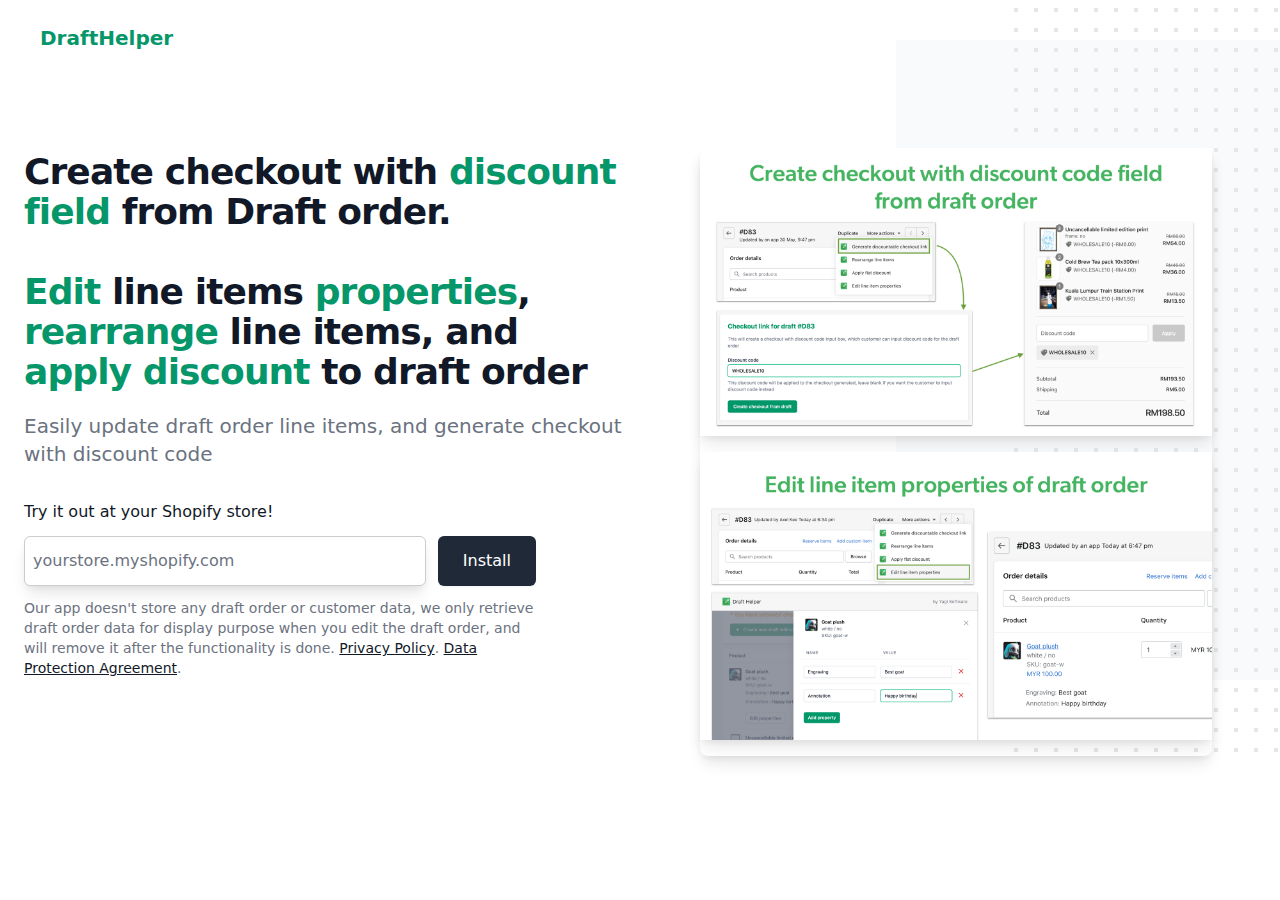
<file: index.html>
<!doctype html>
<html>
<head>
  <meta charset="UTF-8" />
  <meta name="viewport" content="width=device-width, initial-scale=1.0" />
  <link href="style.css" rel="stylesheet">
  <!-- Include CDN JavaScript -->
  <!-- <script src="https://unpkg.com/tailwindcss-jit-cdn"></script> -->
  <title>DraftHelper - Help you edit draft order more easily</title>
</head>
<body>
  <div class="relative bg-white overflow-hidden">
    <div class="hidden lg:block lg:absolute lg:inset-0" aria-hidden="true">
      <svg class="absolute top-0 left-1/2 transform translate-x-64 -translate-y-8" width="640" height="784" fill="none" viewBox="0 0 640 784">
        <defs>
          <pattern id="9ebea6f4-a1f5-4d96-8c4e-4c2abf658047" x="118" y="0" width="20" height="20" patternUnits="userSpaceOnUse">
            <rect x="0" y="0" width="4" height="4" class="text-gray-200" fill="currentColor" />
          </pattern>
        </defs>
        <rect y="72" width="640" height="640" class="text-gray-50" fill="currentColor" />
        <rect x="118" width="404" height="784" fill="url(#9ebea6f4-a1f5-4d96-8c4e-4c2abf658047)" />
      </svg>
    </div>
    <div class="relative pt-6 pb-16 sm:pb-24 lg:pb-32">
      <nav class="relative max-w-7xl mx-auto flex items-center justify-between px-4 sm:px-6" aria-label="Global">
        <div class="flex items-center flex-1">
          <div class="flex items-center justify-between w-full md:w-auto">
            <a href="#">
              <span class="ml-4 text-green-600 font-bold text-xl">DraftHelper</span>
            </a>
          </div>
        </div>
      </nav>
      <main class="mt-8 mx-auto max-w-7xl px-4 sm:mt-16 sm:px-6 lg:mt-24">
        <div class="lg:grid lg:grid-cols-12 lg:gap-8">
          <div class="sm:text-center md:max-w-2xl md:mx-auto lg:col-span-6 lg:text-left">
            <h1>
              <span class="mt-1 block text-3xl tracking-tight font-extrabold sm:text-3xl xl:text-4xl">
                <span class="block text-gray-900">Create checkout with <span class="text-green-600">discount field</span> from Draft order.</p>
                <br>
                <span class="block text-gray-900"><span class="text-green-600">Edit</span> line items <span class="text-green-600">properties</span>, <span class="text-green-600">rearrange</span> line items, and <span class="text-green-600">apply discount</span> to draft order </span>
              </span>
            </h1>
            <p class="mt-3 text-base text-gray-500 sm:mt-5 sm:text-xl lg:text-lg xl:text-xl">
              Easily update draft order line items, and generate checkout with discount code
            </p>
            <div class="mt-8 sm:max-w-lg sm:mx-auto sm:text-center lg:text-left lg:mx-0">
              <p class="text-base font-medium text-gray-900">
                Try it out at your Shopify store!
              </p>
              <form onsubmit="return false;" class="mt-3 sm:flex">
                <label for="store" class="sr-only">Shopify store URL</label>
                <input type="text" name="store" id="store" class="block w-full py-3 px-2 text-base rounded-md placeholder-gray-500 shadow-lg focus:ring-green-500 focus:border-green-500 sm:flex-1 border-gray-300" placeholder="yourstore.myshopify.com" style="border: 1px solid #CCC">
                <button type="submit" onclick="install()" class="mt-3 w-full px-6 py-3 border border-transparent text-base font-medium rounded-md text-white bg-gray-800 shadow-sm hover:bg-gray-900 focus:outline-none focus:ring-2 focus:ring-offset-2 focus:ring-green-500 sm:mt-0 sm:ml-3 sm:flex-shrink-0 sm:inline-flex sm:items-center sm:w-auto">
                  Install
                </button>
              </form>
              <p class="mt-3 text-sm text-gray-500">
                Our app doesn't store any draft order or customer data, we only retrieve draft order data for display purpose when you edit the draft order, and will remove it after the functionality is done.
                <a href="privacy.html" target="_blank" class="font-medium text-gray-900 underline">Privacy Policy</a>.
                <a href="data.html" target="_blank" class="font-medium text-gray-900 underline">Data Protection Agreement</a>.
              </p>
            </div>
          </div>
          <div class="mt-12 relative sm:max-w-lg sm:mx-auto lg:mt-0 lg:max-w-none lg:mx-0 lg:col-span-6 lg:flex lg:items-center">
            <svg class="absolute top-0 left-1/2 transform -translate-x-1/2 -translate-y-8 scale-75 origin-top sm:scale-100 lg:hidden" width="640" height="784" fill="none" viewBox="0 0 640 784" aria-hidden="true">
              <defs>
                <pattern id="4f4f415c-a0e9-44c2-9601-6ded5a34a13e" x="118" y="0" width="20" height="20" patternUnits="userSpaceOnUse">
                  <rect x="0" y="0" width="4" height="4" class="text-gray-200" fill="currentColor" />
                </pattern>
              </defs>
              <rect y="72" width="640" height="640" class="text-gray-50" fill="currentColor" />
              <rect x="118" width="404" height="784" fill="url(#4f4f415c-a0e9-44c2-9601-6ded5a34a13e)" />
            </svg>
            <div class="relative mx-auto w-full rounded-lg shadow-lg lg:max-w-lg">
              <img class="w-full mb-4 shadow-lg" src="screenshot_1a.png" alt="">
              <img class="w-full mb-4 shadow-lg" src="screenshot_2.png" alt="">
            </div>
          </div>
        </div>
      </main>
    </div>
  </div>
  <script>
    function install(){
      let shop = document.getElementById('store').value;
      window.location.href = 'https://app.draftorder.app/login?shop=' + shop;
    }
  </script>
</body>
</html>
</file>
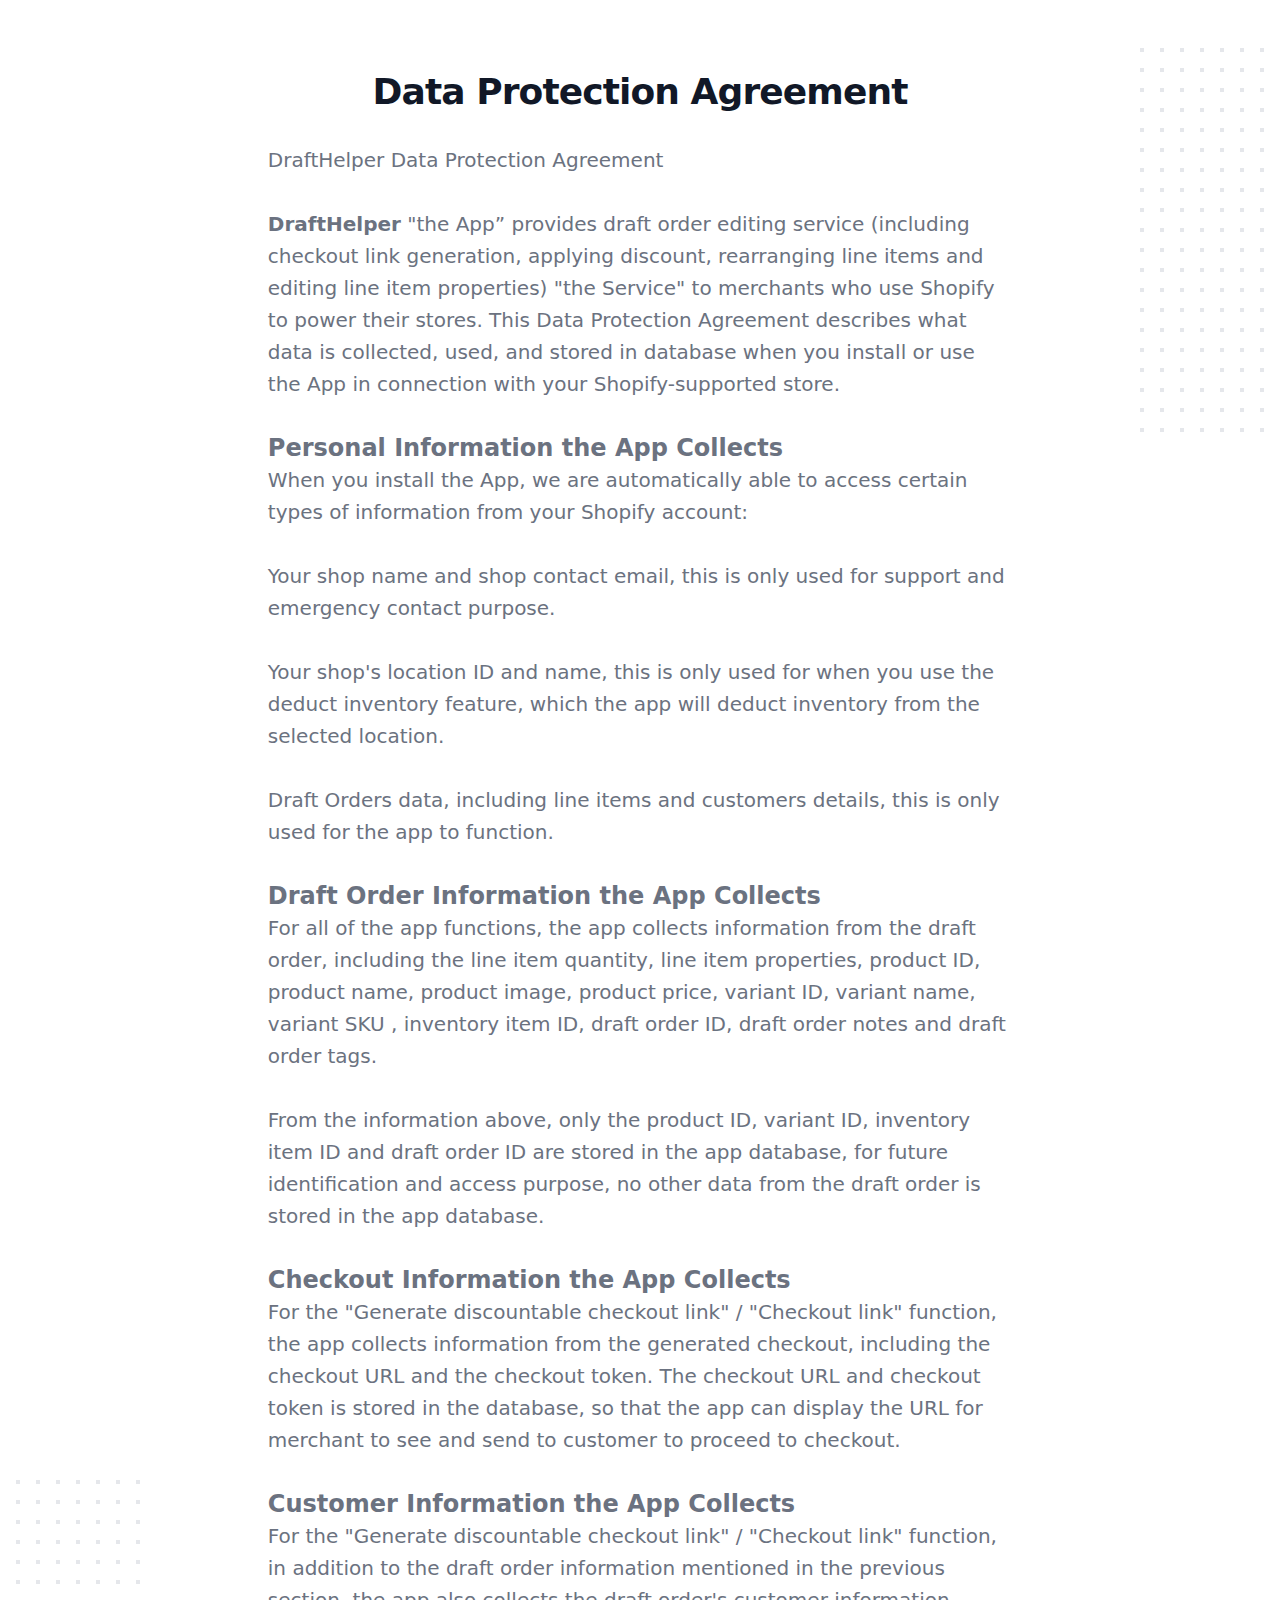
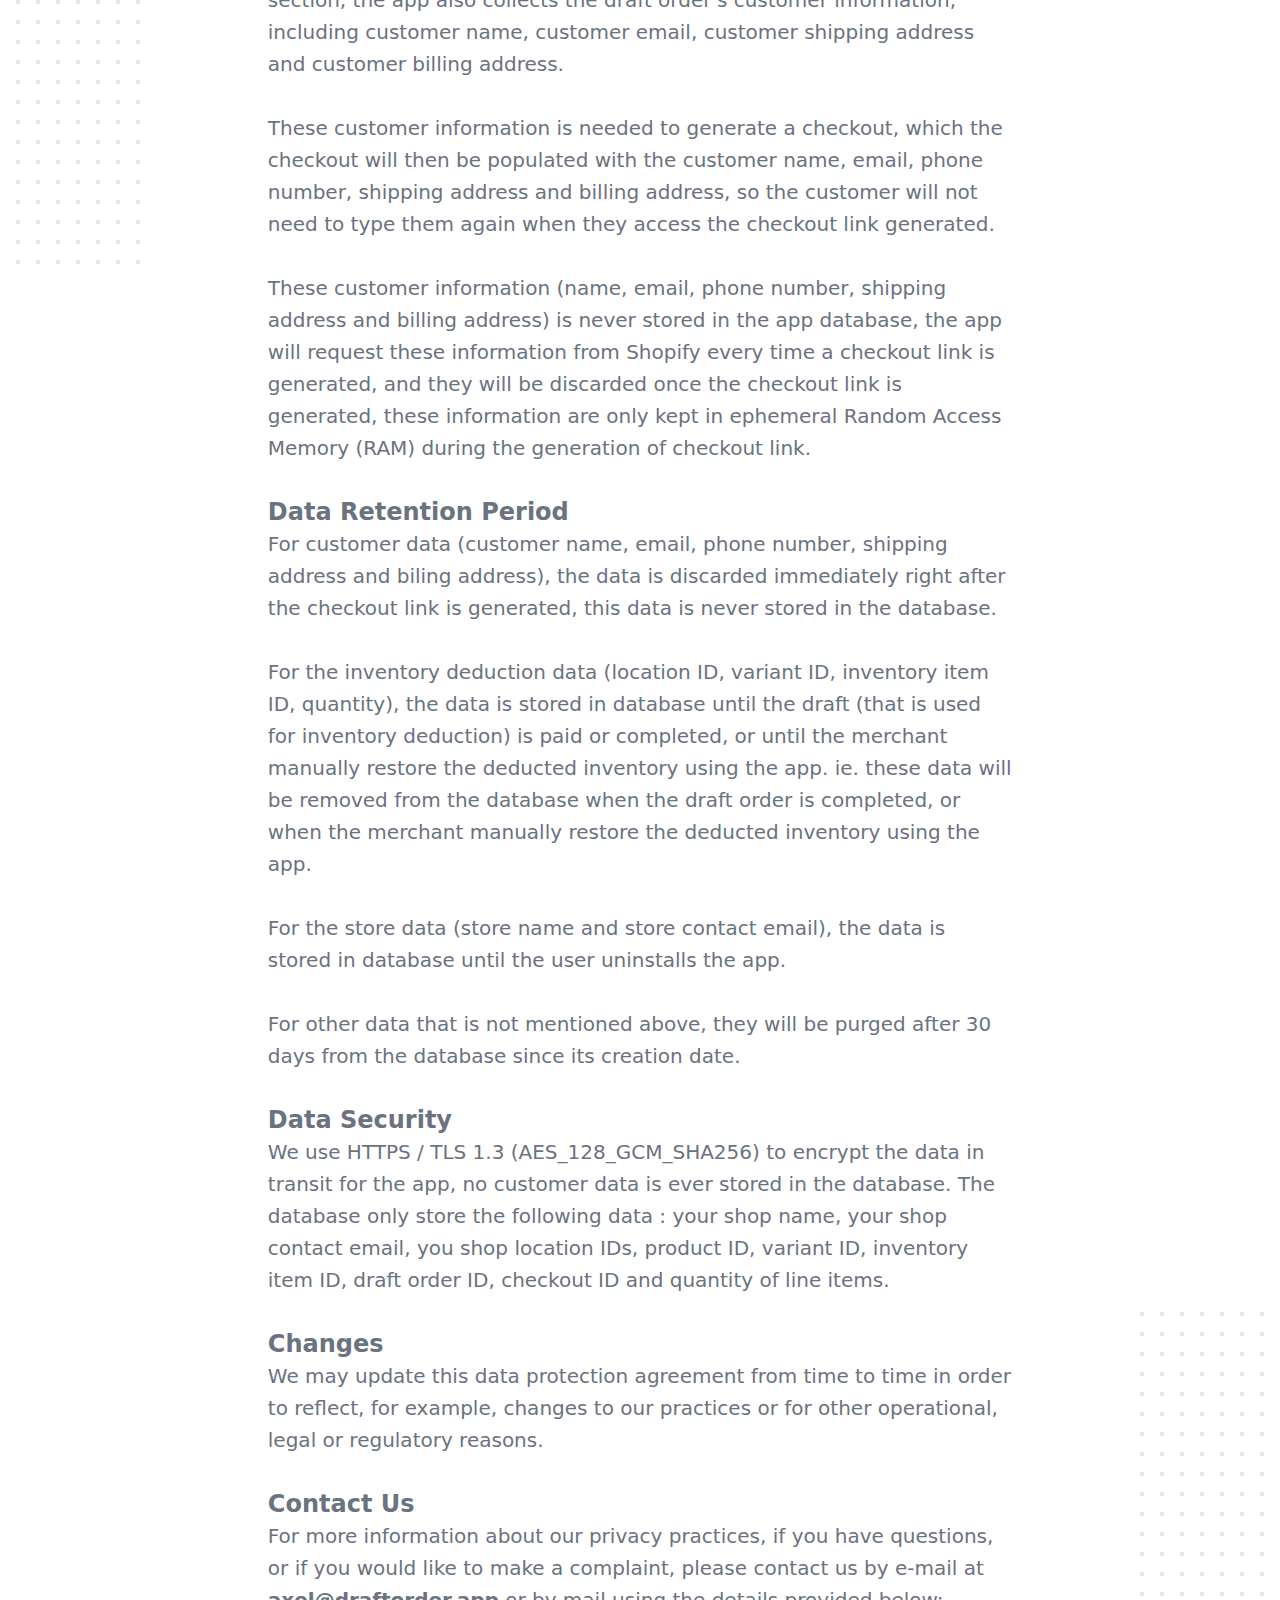
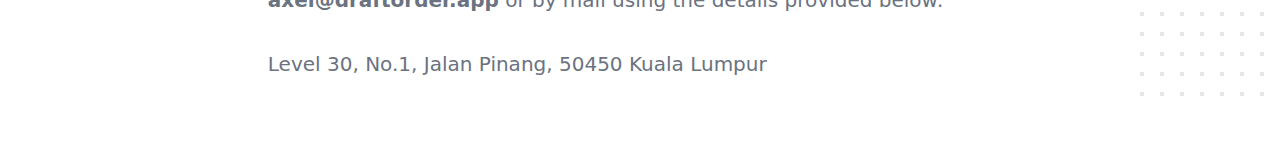
<file: data.html>
<!doctype html>
<html>
<head>
  <meta charset="UTF-8" />
  <meta name="viewport" content="width=device-width, initial-scale=1.0" />
  <link href="style.css" rel="stylesheet">
  <title>Data Protection Agreement</title>
  <!-- Include CDN JavaScript -->
  <!-- <script src="https://unpkg.com/tailwindcss-jit-cdn"></script> -->
</head>
<body>
  <div class="relative py-16 bg-white overflow-hidden">
    <div class="hidden lg:block lg:absolute lg:inset-y-0 lg:h-full lg:w-full">
      <div class="relative h-full text-lg max-w-prose mx-auto" aria-hidden="true">
        <svg class="absolute top-12 left-full transform translate-x-32" width="404" height="384" fill="none" viewBox="0 0 404 384">
          <defs>
            <pattern id="74b3fd99-0a6f-4271-bef2-e80eeafdf357" x="0" y="0" width="20" height="20" patternUnits="userSpaceOnUse">
              <rect x="0" y="0" width="4" height="4" class="text-gray-200" fill="currentColor"></rect>
            </pattern>
          </defs>
          <rect width="404" height="384" fill="url(#74b3fd99-0a6f-4271-bef2-e80eeafdf357)"></rect>
        </svg>
        <svg class="absolute top-1/2 right-full transform -translate-y-1/2 -translate-x-32" width="404" height="384" fill="none" viewBox="0 0 404 384">
          <defs>
            <pattern id="f210dbf6-a58d-4871-961e-36d5016a0f49" x="0" y="0" width="20" height="20" patternUnits="userSpaceOnUse">
              <rect x="0" y="0" width="4" height="4" class="text-gray-200" fill="currentColor"></rect>
            </pattern>
          </defs>
          <rect width="404" height="384" fill="url(#f210dbf6-a58d-4871-961e-36d5016a0f49)"></rect>
        </svg>
        <svg class="absolute bottom-12 left-full transform translate-x-32" width="404" height="384" fill="none" viewBox="0 0 404 384">
          <defs>
            <pattern id="d3eb07ae-5182-43e6-857d-35c643af9034" x="0" y="0" width="20" height="20" patternUnits="userSpaceOnUse">
              <rect x="0" y="0" width="4" height="4" class="text-gray-200" fill="currentColor"></rect>
            </pattern>
          </defs>
          <rect width="404" height="384" fill="url(#d3eb07ae-5182-43e6-857d-35c643af9034)"></rect>
        </svg>
      </div>
    </div>
    <div class="relative px-4 sm:px-6 lg:px-8">
      <div class="text-lg max-w-prose mx-auto">
        <h1>
          <!-- <span class="block text-base text-center text-indigo-600 font-semibold tracking-wide uppercase">Introducing</span> -->
          <span class="mt-2 block text-3xl text-center leading-8 font-extrabold tracking-tight text-gray-900 sm:text-4xl">Data Protection Agreement
          </span>
        </h1>
        <p class="mt-8 text-xl text-gray-500 leading-8">
          DraftHelper Data Protection Agreement
          <br><br>
          <strong>DraftHelper</strong> "the App” provides draft order editing service (including checkout link generation, applying discount, rearranging line items and editing line item properties) "the Service" to merchants who use Shopify to power their stores. This Data Protection Agreement describes what data is collected, used, and stored in database when you install or use the App in connection with your Shopify-supported store.
        </p>
        <article class="mt-8 text-xl text-gray-500 leading-8">
          <h3 class="text-2xl font-semibold">Personal Information the App Collects</h3>
          When you install the App, we are automatically able to access certain types of information from your Shopify account:
          <br><br>
          Your shop name and shop contact email, this is only used for support and emergency contact purpose.
          <br><br>
          Your shop's location ID and name, this is only used for when you use the deduct inventory feature, which the app will deduct inventory from the selected location.
          <br><br>
          Draft Orders data, including line items and customers details, this is only used for the app to function.
          <br><br>

          <h3 class="text-2xl font-semibold">Draft Order Information the App Collects</h3>

          For all of the app functions, the app collects information from the draft order, including the line item quantity, line item properties, product ID, product name, product image, product price, variant ID, variant name, variant SKU , inventory item ID, draft order ID, draft order notes and draft order tags.
          <br><br>
          From the information above, only the product ID, variant ID, inventory item ID and draft order ID are stored in the app database, for future identification and access purpose, no other data from the draft order is stored in the app database.
          <br><br>

          <h3 class="text-2xl font-semibold">Checkout Information the App Collects</h3>
          For the "Generate discountable checkout link" / "Checkout link" function, the app collects information from the generated checkout, including the checkout URL and the checkout token. The checkout URL and checkout token is stored in the database, so that the app can display the URL for merchant to see and send to customer to proceed to checkout.
          <br><br>

          <h3 class="text-2xl font-semibold">Customer Information the App Collects</h3>
          For the "Generate discountable checkout link" / "Checkout link" function, in addition to the draft order information mentioned in the previous section, the app also collects the draft order's customer information, including customer name, customer email, customer shipping address and customer billing address.
          <br><br>
          These customer information is needed to generate a checkout, which the checkout will then be populated with the customer name, email, phone number, shipping address and billing address, so the customer will not need to type them again when they access the checkout link generated.
          <br><br>
          These customer information (name, email, phone number, shipping address and billing address) is never stored in the app database, the app will request these information from Shopify every time a checkout link is generated, and they will be discarded once the checkout link is generated, these information are only kept in ephemeral Random Access Memory (RAM) during the generation of checkout link.
          <br><br>

          <h3 class="text-2xl font-semibold">Data Retention Period</h3>
          For customer data (customer name, email, phone number, shipping address and biling address), the data is discarded immediately right after the checkout link is generated, this data is never stored in the database.
          <br><br>
          For the inventory deduction data (location ID, variant ID, inventory item ID, quantity), the data is stored in database until the draft (that is used for inventory deduction) is paid or completed, or until the merchant manually restore the deducted inventory using the app. ie. these data will be removed from the database when the draft order is completed, or when the merchant manually restore the deducted inventory using the app.
          <br><br>
          For the store data (store name and store contact email), the data is stored in database until the user uninstalls the app.
          <br><br>
          For other data that is not mentioned above, they will be purged after 30 days from the database since its creation date.
          <br><br>

          <h3 class="text-2xl font-semibold">Data Security</h3>
          We use HTTPS / TLS 1.3 (AES_128_GCM_SHA256) to encrypt the data in transit for the app, no customer data is ever stored in the database. The database only store the following data : your shop name, your shop contact email, you shop location IDs, product ID, variant ID, inventory item ID, draft order ID, checkout ID and quantity of line items.
          <br><br>
          <h3 class="text-2xl font-semibold">Changes</h3>
          We may update this data protection agreement from time to time in order to reflect, for example, changes to our practices or for other operational, legal or regulatory reasons.
          <br><br>
          <h3 class="text-2xl font-semibold">Contact Us</h3> For more information about our privacy practices, if you have questions, or if you would like to make a complaint, please contact us by e-mail at <strong>axel@draftorder.app</strong> or by mail using the details provided below:
          <br><br>
          Level 30, No.1, Jalan Pinang, 50450 Kuala Lumpur
        </article>
      </div>
    </div>
  </div>

</body>
</html>
</file>
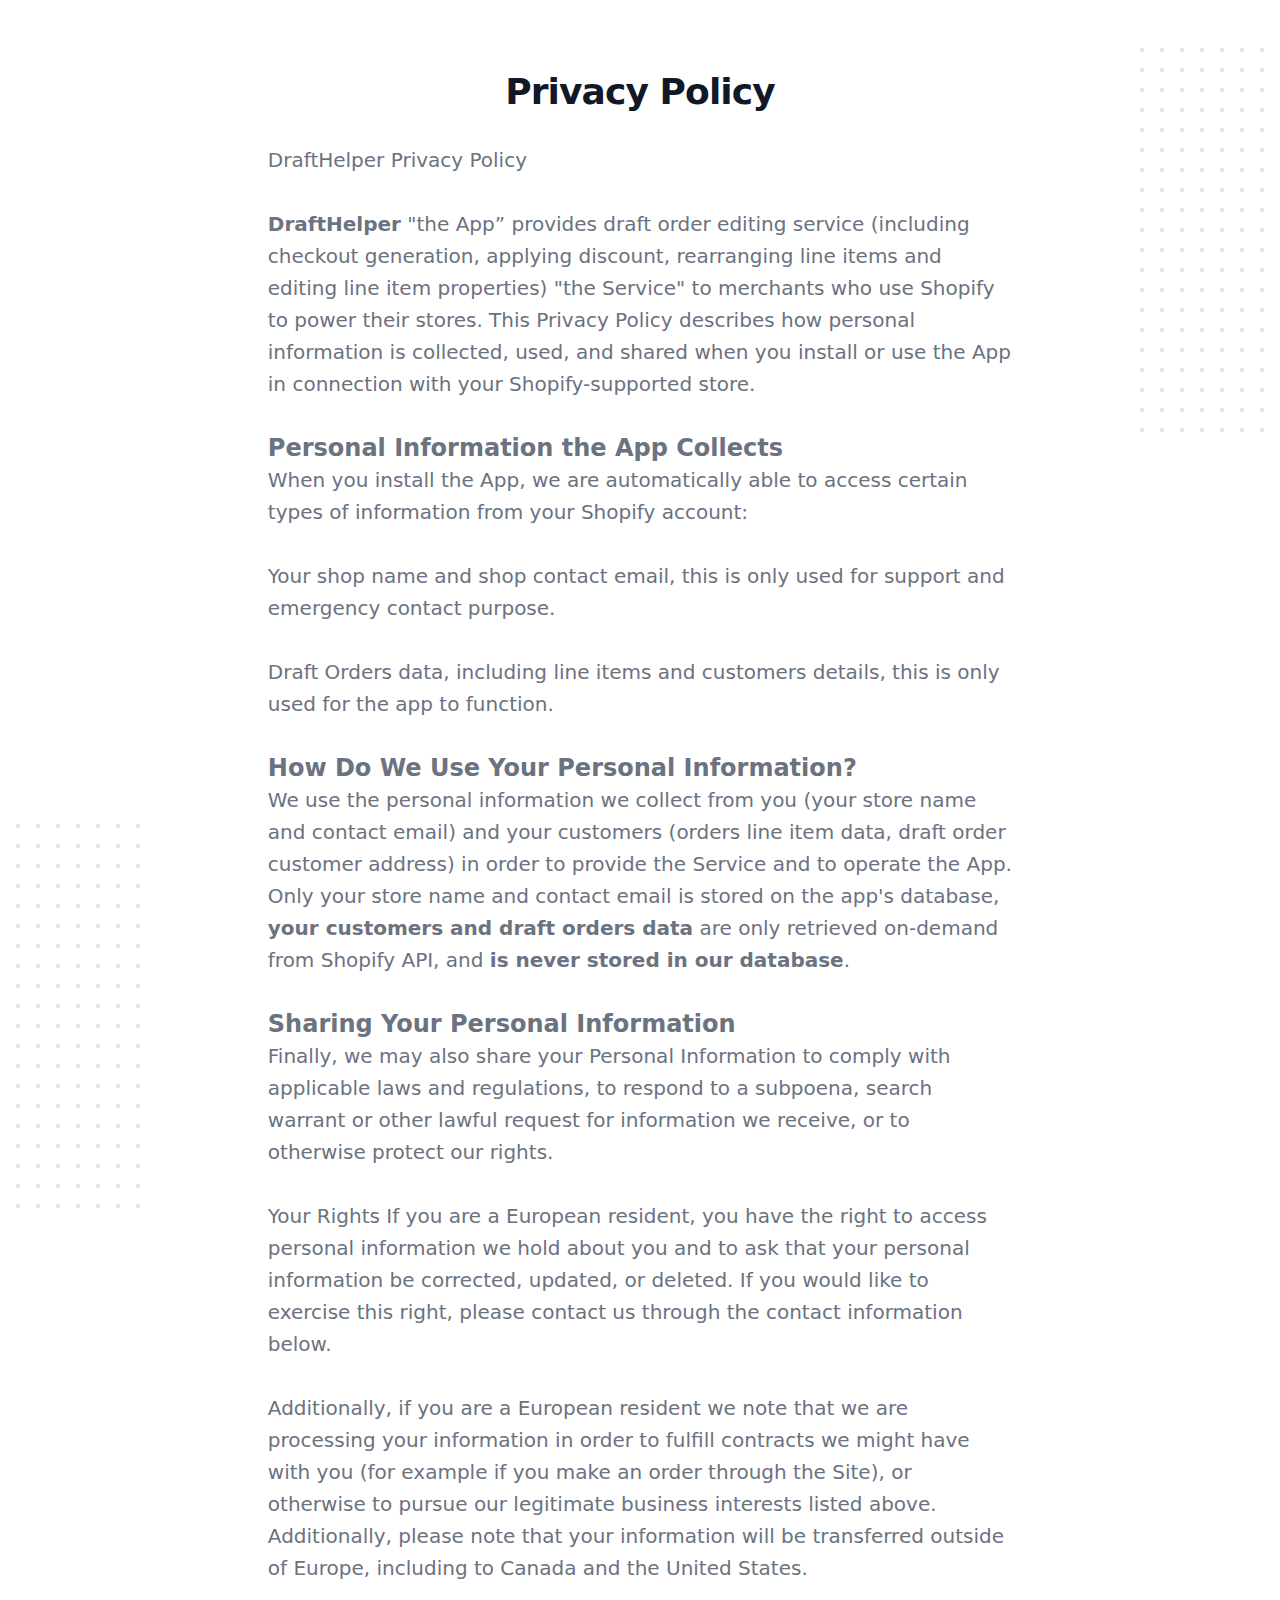
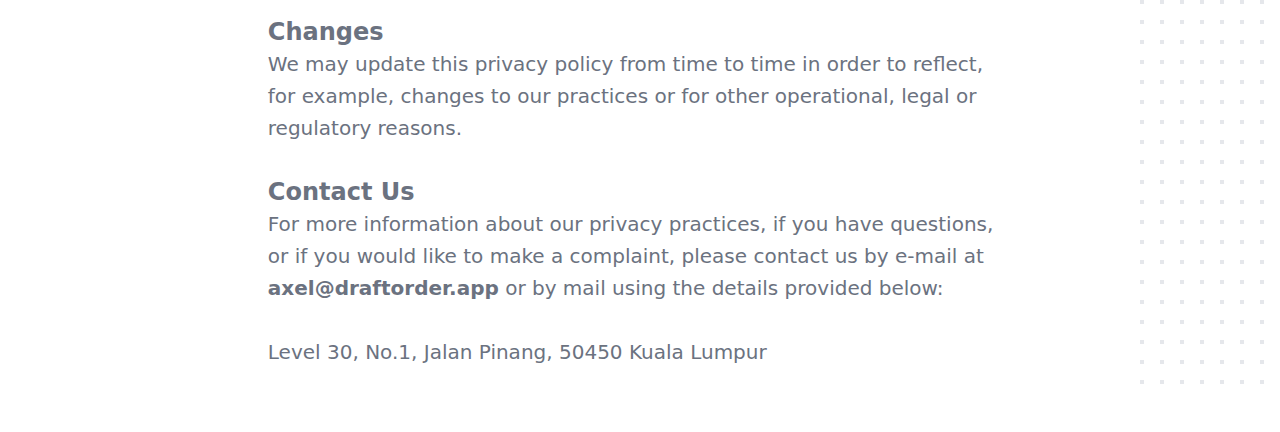
<file: privacy.html>
<!doctype html>
<html>
<head>
  <meta charset="UTF-8" />
  <meta name="viewport" content="width=device-width, initial-scale=1.0" />
  <link href="style.css" rel="stylesheet">
  <!-- Include CDN JavaScript -->
  <!-- <script src="https://unpkg.com/tailwindcss-jit-cdn"></script> -->
</head>
<body>
  <div class="relative py-16 bg-white overflow-hidden">
    <div class="hidden lg:block lg:absolute lg:inset-y-0 lg:h-full lg:w-full">
      <div class="relative h-full text-lg max-w-prose mx-auto" aria-hidden="true">
        <svg class="absolute top-12 left-full transform translate-x-32" width="404" height="384" fill="none" viewBox="0 0 404 384">
          <defs>
            <pattern id="74b3fd99-0a6f-4271-bef2-e80eeafdf357" x="0" y="0" width="20" height="20" patternUnits="userSpaceOnUse">
              <rect x="0" y="0" width="4" height="4" class="text-gray-200" fill="currentColor"></rect>
            </pattern>
          </defs>
          <rect width="404" height="384" fill="url(#74b3fd99-0a6f-4271-bef2-e80eeafdf357)"></rect>
        </svg>
        <svg class="absolute top-1/2 right-full transform -translate-y-1/2 -translate-x-32" width="404" height="384" fill="none" viewBox="0 0 404 384">
          <defs>
            <pattern id="f210dbf6-a58d-4871-961e-36d5016a0f49" x="0" y="0" width="20" height="20" patternUnits="userSpaceOnUse">
              <rect x="0" y="0" width="4" height="4" class="text-gray-200" fill="currentColor"></rect>
            </pattern>
          </defs>
          <rect width="404" height="384" fill="url(#f210dbf6-a58d-4871-961e-36d5016a0f49)"></rect>
        </svg>
        <svg class="absolute bottom-12 left-full transform translate-x-32" width="404" height="384" fill="none" viewBox="0 0 404 384">
          <defs>
            <pattern id="d3eb07ae-5182-43e6-857d-35c643af9034" x="0" y="0" width="20" height="20" patternUnits="userSpaceOnUse">
              <rect x="0" y="0" width="4" height="4" class="text-gray-200" fill="currentColor"></rect>
            </pattern>
          </defs>
          <rect width="404" height="384" fill="url(#d3eb07ae-5182-43e6-857d-35c643af9034)"></rect>
        </svg>
      </div>
    </div>
    <div class="relative px-4 sm:px-6 lg:px-8">
      <div class="text-lg max-w-prose mx-auto">
        <h1>
          <!-- <span class="block text-base text-center text-indigo-600 font-semibold tracking-wide uppercase">Introducing</span> -->
          <span class="mt-2 block text-3xl text-center leading-8 font-extrabold tracking-tight text-gray-900 sm:text-4xl">Privacy Policy</span>
        </h1>
        <p class="mt-8 text-xl text-gray-500 leading-8">
          DraftHelper Privacy Policy
          <br><br>
          <strong>DraftHelper</strong> "the App” provides draft order editing service (including checkout generation, applying discount, rearranging line items and editing line item properties) "the Service" to merchants who use Shopify to power their stores. This Privacy Policy describes how personal information is collected, used, and shared when you install or use the App in connection with your Shopify-supported store.
        </p>
        <article class="mt-8 text-xl text-gray-500 leading-8">
          <h3 class="text-2xl font-semibold">Personal Information the App Collects</h3>
          When you install the App, we are automatically able to access certain types of information from your Shopify account:
          <br><br>
          Your shop name and shop contact email, this is only used for support and emergency contact purpose.<br><br>
          Draft Orders data, including line items and customers details, this is only used for the app to function.
          <br><br>

          <h3 class="text-2xl font-semibold">How Do We Use Your Personal Information?</h3>

          We use the personal information we collect from you (your store name and contact email) and your customers (orders line item data, draft order customer address) in order to provide the Service and to operate the App. Only your store name and contact email is stored on the app's database, <strong>your customers and draft orders data</strong> are only retrieved on-demand from Shopify API, and <strong>is never stored in our database</strong>.
          <br><br>
          <h3 class="text-2xl font-semibold">Sharing Your Personal Information</h3>

          Finally, we may also share your Personal Information to comply with applicable laws and regulations, to respond to a subpoena, search warrant or other lawful request for information we receive, or to otherwise protect our rights.
          <br><br>
          Your Rights If you are a European resident, you have the right to access personal information we hold about you and to ask that your personal information be corrected, updated, or deleted. If you would like to exercise this right, please contact us through the contact information below.
          <br><br>
          Additionally, if you are a European resident we note that we are processing your information in order to fulfill contracts we might have with you (for example if you make an order through the Site), or otherwise to pursue our legitimate business interests listed above. Additionally, please note that your information will be transferred outside of Europe, including to Canada and the United States.
          <br><br>

          <h3 class="text-2xl font-semibold">Changes</h3>
          We may update this privacy policy from time to time in order to reflect, for example, changes to our practices or for other operational, legal or regulatory reasons.
          <br><br>
          <h3 class="text-2xl font-semibold">Contact Us</h3> For more information about our privacy practices, if you have questions, or if you would like to make a complaint, please contact us by e-mail at <strong>axel@draftorder.app</strong> or by mail using the details provided below:
          <br><br>
          Level 30, No.1, Jalan Pinang, 50450 Kuala Lumpur
        </article>
      </div>
    </div>
  </div>

</body>
</html>
</file>
<file: style.css>
/*! tailwindcss v2.0.3 | MIT License | https://tailwindcss.com*/

/*! modern-normalize v1.0.0 | MIT License | https://github.com/sindresorhus/modern-normalize */:root{-moz-tab-size:4;-o-tab-size:4;tab-size:4}html{line-height:1.15;-webkit-text-size-adjust:100%}body{margin:0;font-family:system-ui,-apple-system,Segoe UI,Roboto,Helvetica,Arial,sans-serif,Apple Color Emoji,Segoe UI Emoji}strong{font-weight:bolder}pre{font-family:ui-monospace,SFMono-Regular,Consolas,Liberation Mono,Menlo,monospace;font-size:1em}button,input{font-family:inherit;font-size:100%;line-height:1.15;margin:0}button{text-transform:none}[type=button],[type=submit],button{-webkit-appearance:button}[type=search]{-webkit-appearance:textfield;outline-offset:-2px}h1,h3,p,pre{margin:0}button{background-color:transparent;background-image:none}button:focus{outline:1px dotted;outline:5px auto -webkit-focus-ring-color}html{font-family:ui-sans-serif,system-ui,-apple-system,BlinkMacSystemFont,Segoe UI,Roboto,Helvetica Neue,Arial,Noto Sans,sans-serif,Apple Color Emoji,Segoe UI Emoji,Segoe UI Symbol,Noto Color Emoji;line-height:1.5}body{font-family:inherit;line-height:inherit}*{box-sizing:border-box;border:0 solid #e5e7eb}img{border-style:solid}input::-moz-placeholder{opacity:1;color:#9ca3af}input:-ms-input-placeholder{opacity:1;color:#9ca3af}input::placeholder{opacity:1;color:#9ca3af}button{cursor:pointer}h1,h3{font-size:inherit;font-weight:inherit}a{color:inherit;text-decoration:inherit}button,input{padding:0;line-height:inherit;color:inherit}pre{font-family:ui-monospace,SFMono-Regular,Menlo,Monaco,Consolas,Liberation Mono,Courier New,monospace}img,svg{display:block;vertical-align:middle}img{max-width:100%;height:auto}.sr-only{position:absolute;width:1px;height:1px;padding:0;margin:-1px;overflow:hidden;clip:rect(0,0,0,0);white-space:nowrap;border-width:0}.bg-white{--tw-bg-opacity:1;background-color:rgba(255,255,255,var(--tw-bg-opacity))}.bg-gray-800{--tw-bg-opacity:1;background-color:rgba(31,41,55,var(--tw-bg-opacity))}.hover\:bg-gray-900:hover{--tw-bg-opacity:1;background-color:rgba(17,24,39,var(--tw-bg-opacity))}.border-transparent{border-color:transparent}.border-gray-300{--tw-border-opacity:1;border-color:rgba(209,213,219,var(--tw-border-opacity))}.focus\:border-green-500:focus{--tw-border-opacity:1;border-color:rgba(16,185,129,var(--tw-border-opacity))}.rounded-md{border-radius:.375rem}.rounded-lg{border-radius:.5rem}.border{border-width:1px}.block{display:block}.flex{display:flex}.hidden{display:none}.items-center{align-items:center}.justify-between{justify-content:space-between}.flex-1{flex:1 1 0%}.font-medium{font-weight:500}.font-semibold{font-weight:600}.font-bold{font-weight:700}.font-extrabold{font-weight:800}.h-full{height:100%}.text-sm{font-size:.875rem;line-height:1.25rem}.text-base{font-size:1rem;line-height:1.5rem}.text-lg{font-size:1.125rem}.text-lg,.text-xl{line-height:1.75rem}.text-xl{font-size:1.25rem}.text-2xl{font-size:1.5rem;line-height:2rem}.text-3xl{font-size:1.875rem;line-height:2.25rem}.leading-8{line-height:2rem}.mx-auto{margin-left:auto;margin-right:auto}.mt-1{margin-top:.25rem}.mt-2{margin-top:.5rem}.mt-3{margin-top:.75rem}.mb-4{margin-bottom:1rem}.ml-4{margin-left:1rem}.mt-8{margin-top:2rem}.mt-12{margin-top:3rem}.max-w-7xl{max-width:80rem}.max-w-prose{max-width:65ch}.focus\:outline-none:focus{outline:2px solid transparent;outline-offset:2px}.overflow-hidden{overflow:hidden}.px-2{padding-left:.5rem;padding-right:.5rem}.py-3{padding-top:.75rem;padding-bottom:.75rem}.px-4{padding-left:1rem;padding-right:1rem}.px-6{padding-left:1.5rem;padding-right:1.5rem}.py-16{padding-top:4rem;padding-bottom:4rem}.pt-6{padding-top:1.5rem}.pb-16{padding-bottom:4rem}.placeholder-gray-500::-moz-placeholder{--tw-placeholder-opacity:1;color:rgba(107,114,128,var(--tw-placeholder-opacity))}.placeholder-gray-500:-ms-input-placeholder{--tw-placeholder-opacity:1;color:rgba(107,114,128,var(--tw-placeholder-opacity))}.placeholder-gray-500::placeholder{--tw-placeholder-opacity:1;color:rgba(107,114,128,var(--tw-placeholder-opacity))}.absolute{position:absolute}.relative{position:relative}.top-0{top:0}.top-12{top:3rem}.bottom-12{bottom:3rem}.top-1\/2{top:50%}.left-1\/2{left:50%}.right-full{right:100%}.left-full{left:100%}*{--tw-shadow:0 0 transparent}.shadow-sm{--tw-shadow:0 1px 2px 0 rgba(0,0,0,0.05)}.shadow-sm{box-shadow:var(--tw-ring-offset-shadow,0 0 transparent),var(--tw-ring-shadow,0 0 transparent),var(--tw-shadow)}.shadow-lg{box-shadow:var(--tw-ring-offset-shadow,0 0 transparent),var(--tw-ring-shadow,0 0 transparent),var(--tw-shadow)}.shadow-lg{--tw-shadow:0 10px 15px -3px rgba(0,0,0,0.1),0 4px 6px -2px rgba(0,0,0,0.05)}*{--tw-ring-inset:var(--tw-empty,/*!*/ /*!*/);--tw-ring-offset-width:0px;--tw-ring-offset-color:#fff;--tw-ring-color:rgba(59,130,246,0.5);--tw-ring-offset-shadow:0 0 transparent;--tw-ring-shadow:0 0 transparent}.focus\:ring-2:focus{--tw-ring-offset-shadow:var(--tw-ring-inset) 0 0 0 var(--tw-ring-offset-width) var(--tw-ring-offset-color);--tw-ring-shadow:var(--tw-ring-inset) 0 0 0 calc(2px + var(--tw-ring-offset-width)) var(--tw-ring-color)}.focus\:ring-2:focus{box-shadow:var(--tw-ring-offset-shadow),var(--tw-ring-shadow),var(--tw-shadow,0 0 transparent)}.focus\:ring-offset-2:focus{--tw-ring-offset-width:2px}.focus\:ring-green-500:focus{--tw-ring-opacity:1;--tw-ring-color:rgba(16,185,129,var(--tw-ring-opacity))}.text-center{text-align:center}.text-white{--tw-text-opacity:1;color:rgba(255,255,255,var(--tw-text-opacity))}.text-gray-50{--tw-text-opacity:1;color:rgba(249,250,251,var(--tw-text-opacity))}.text-gray-200{--tw-text-opacity:1;color:rgba(229,231,235,var(--tw-text-opacity))}.text-gray-500{--tw-text-opacity:1;color:rgba(107,114,128,var(--tw-text-opacity))}.text-gray-900{--tw-text-opacity:1;color:rgba(17,24,39,var(--tw-text-opacity))}.text-green-600{--tw-text-opacity:1;color:rgba(5,150,105,var(--tw-text-opacity))}.text-indigo-600{--tw-text-opacity:1;color:rgba(79,70,229,var(--tw-text-opacity))}.uppercase{text-transform:uppercase}.underline{text-decoration:underline}.tracking-tight{letter-spacing:-.025em}.tracking-wide{letter-spacing:.025em}.w-full{width:100%}.transform{transform:translateX(var(--tw-translate-x)) translateY(var(--tw-translate-y)) rotate(var(--tw-rotate)) skewX(var(--tw-skew-x)) skewY(var(--tw-skew-y)) scaleX(var(--tw-scale-x)) scaleY(var(--tw-scale-y))}.transform{--tw-translate-x:0;--tw-translate-y:0;--tw-rotate:0;--tw-skew-x:0;--tw-skew-y:0;--tw-scale-x:1;--tw-scale-y:1}.origin-top{transform-origin:top}.scale-75{--tw-scale-x:.75;--tw-scale-y:.75}.translate-x-32{--tw-translate-x:8rem}.translate-x-64{--tw-translate-x:16rem}.-translate-x-32{--tw-translate-x:-8rem}.-translate-x-1\/2{--tw-translate-x:-50%}.-translate-y-8{--tw-translate-y:-2rem}.-translate-y-1\/2{--tw-translate-y:-50%}@-webkit-keyframes spin{to{transform:rotate(1turn)}}@keyframes spin{to{transform:rotate(1turn)}}@-webkit-keyframes ping{75%,to{transform:scale(2);opacity:0}}@keyframes ping{75%,to{transform:scale(2);opacity:0}}@-webkit-keyframes pulse{50%{opacity:.5}}@keyframes pulse{50%{opacity:.5}}@-webkit-keyframes bounce{0%,to{transform:translateY(-25%);-webkit-animation-timing-function:cubic-bezier(.8,0,1,1);animation-timing-function:cubic-bezier(.8,0,1,1)}50%{transform:none;-webkit-animation-timing-function:cubic-bezier(0,0,.2,1);animation-timing-function:cubic-bezier(0,0,.2,1)}}@keyframes bounce{0%,to{transform:translateY(-25%);-webkit-animation-timing-function:cubic-bezier(.8,0,1,1);animation-timing-function:cubic-bezier(.8,0,1,1)}50%{transform:none;-webkit-animation-timing-function:cubic-bezier(0,0,.2,1);animation-timing-function:cubic-bezier(0,0,.2,1)}}@media (min-width:640px){.sm\:flex{display:flex}.sm\:inline-flex{display:inline-flex}.sm\:items-center{align-items:center}.sm\:flex-1{flex:1 1 0%}.sm\:flex-shrink-0{flex-shrink:0}.sm\:text-xl{font-size:1.25rem;line-height:1.75rem}.sm\:text-3xl{font-size:1.875rem;line-height:2.25rem}.sm\:text-4xl{font-size:2.25rem;line-height:2.5rem}.sm\:mx-auto{margin-left:auto;margin-right:auto}.sm\:mt-0{margin-top:0}.sm\:ml-3{margin-left:.75rem}.sm\:mt-5{margin-top:1.25rem}.sm\:mt-16{margin-top:4rem}.sm\:max-w-lg{max-width:32rem}.sm\:px-6{padding-left:1.5rem;padding-right:1.5rem}.sm\:pb-24{padding-bottom:6rem}.sm\:text-center{text-align:center}.sm\:w-auto{width:auto}.sm\:scale-100{--tw-scale-x:1;--tw-scale-y:1}}@media (min-width:768px){.md\:mx-auto{margin-left:auto;margin-right:auto}.md\:max-w-2xl{max-width:42rem}.md\:w-auto{width:auto}}@media (min-width:1024px){.lg\:block{display:block}.lg\:flex{display:flex}.lg\:grid{display:grid}.lg\:hidden{display:none}.lg\:items-center{align-items:center}.lg\:h-full{height:100%}.lg\:text-lg{font-size:1.125rem;line-height:1.75rem}.lg\:mx-0{margin-left:0;margin-right:0}.lg\:mt-0{margin-top:0}.lg\:mt-24{margin-top:6rem}.lg\:max-w-none{max-width:none}.lg\:max-w-lg{max-width:32rem}.lg\:px-8{padding-left:2rem;padding-right:2rem}.lg\:pb-32{padding-bottom:8rem}.lg\:absolute{position:absolute}.lg\:inset-0{top:0;right:0;bottom:0;left:0}.lg\:inset-y-0{top:0;bottom:0}.lg\:text-left{text-align:left}.lg\:w-full{width:100%}.lg\:gap-8{gap:2rem}.lg\:grid-cols-12{grid-template-columns:repeat(12,minmax(0,1fr))}.lg\:col-span-6{grid-column:span 6/span 6}}@media (min-width:1280px){.xl\:text-xl{font-size:1.25rem;line-height:1.75rem}.xl\:text-4xl{font-size:2.25rem;line-height:2.5rem}}
</file>
